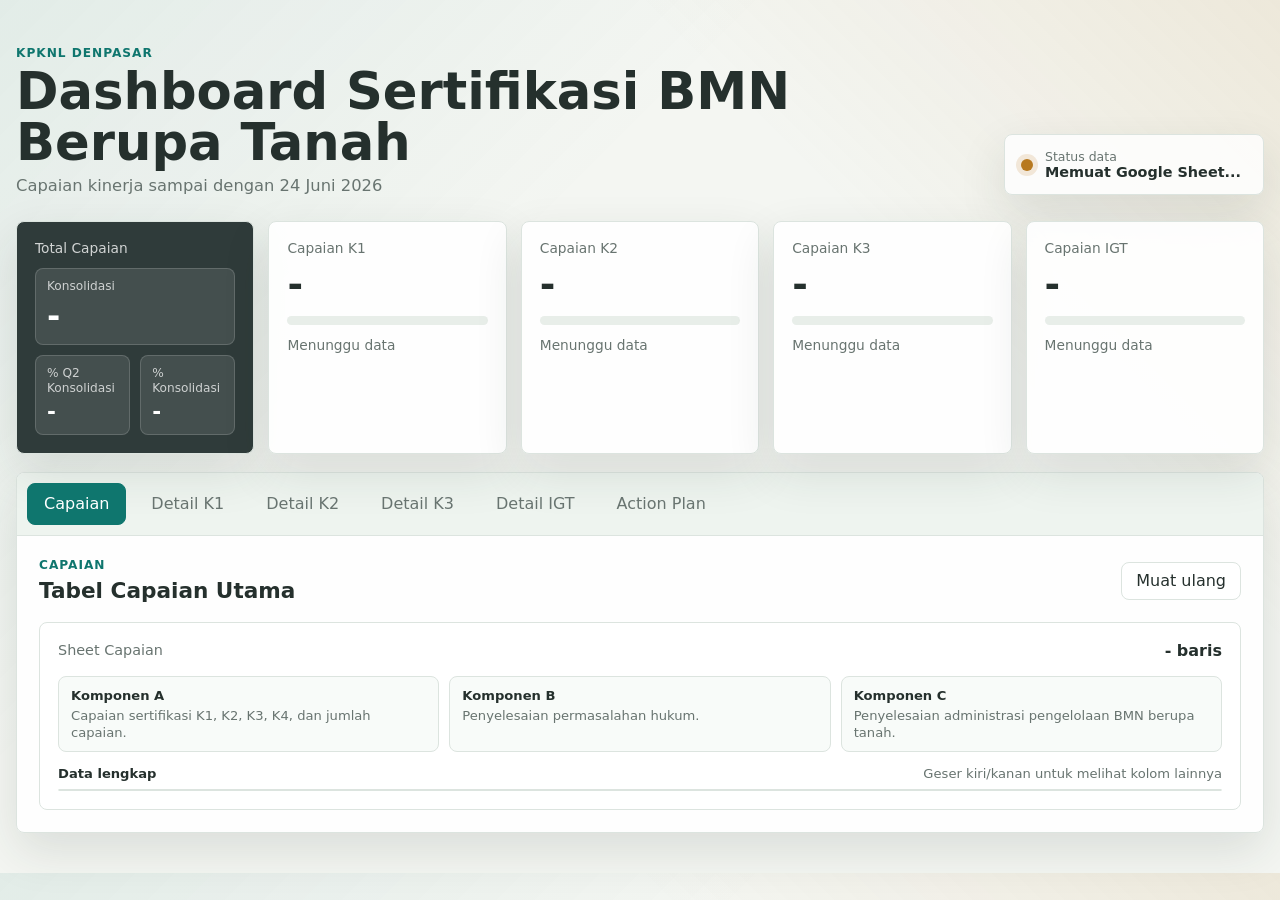
<file: sertifikasi-2026/index.html>
<!doctype html>
<html lang="id">
  <head>
    <meta charset="utf-8" />
    <meta name="viewport" content="width=device-width, initial-scale=1" />
    <meta http-equiv="Cache-Control" content="no-store" />
    <meta http-equiv="Pragma" content="no-cache" />
    <meta http-equiv="Expires" content="0" />
    <title>Dashboard Sertifikasi BMN KPKNL Denpasar</title>
    <link rel="stylesheet" href="styles.css?v=20260624-5" />
  </head>
  <body>
    <div class="app-shell">
      <header class="topbar">
        <div>
          <p class="eyebrow">KPKNL Denpasar</p>
          <h1>Dashboard Sertifikasi BMN Berupa Tanah</h1>
          <p class="subtitle">Capaian kinerja sampai dengan 24 Juni 2026</p>
        </div>
        <div class="sync-panel" aria-live="polite">
          <span class="sync-dot" id="syncDot"></span>
          <div>
            <span class="sync-label">Status data</span>
            <strong id="lastUpdated">Memuat Google Sheet...</strong>
          </div>
        </div>
      </header>

      <main>
        <section class="summary-grid" aria-label="Ringkasan target">
          <article class="kpi-card kpi-overview">
            <span class="kpi-label">Total Capaian</span>
            <div class="kpi-consolidation" aria-label="Ringkasan konsolidasi">
              <div class="kpi-consolidation-main">
                <span>Konsolidasi</span>
                <strong id="totalTarget">-</strong>
              </div>
              <div>
                <span>% Q2 Konsolidasi</span>
                <strong id="totalQ2Consolidation">-</strong>
              </div>
              <div>
                <span>% Konsolidasi</span>
                <strong id="totalConsolidationPct">-</strong>
              </div>
            </div>
          </article>
          <article class="kpi-card">
            <span class="kpi-label">Capaian K1</span>
            <strong id="kpiK1Total">-</strong>
            <div class="progress-track"><span id="kpiK1Bar"></span></div>
            <span class="kpi-note" id="kpiK1Note">Menunggu data</span>
          </article>
          <article class="kpi-card">
            <span class="kpi-label">Capaian K2</span>
            <strong id="kpiK2Total">-</strong>
            <div class="progress-track"><span id="kpiK2Bar"></span></div>
            <span class="kpi-note" id="kpiK2Note">Menunggu data</span>
          </article>
          <article class="kpi-card">
            <span class="kpi-label">Capaian K3</span>
            <strong id="kpiK3Total">-</strong>
            <div class="progress-track"><span id="kpiK3Bar"></span></div>
            <span class="kpi-note" id="kpiK3Note">Menunggu data</span>
          </article>
          <article class="kpi-card">
            <span class="kpi-label">Capaian IGT</span>
            <strong id="kpiIgtTotal">-</strong>
            <div class="progress-track"><span id="kpiIgtBar"></span></div>
            <span class="kpi-note" id="kpiIgtNote">Menunggu data</span>
          </article>
        </section>

        <section class="workspace">
          <nav class="tabs" aria-label="Menu dashboard">
            <button class="tab-button active" type="button" data-tab="overview">Capaian</button>
            <button class="tab-button" type="button" data-tab="k1">Detail K1</button>
            <button class="tab-button" type="button" data-tab="k2">Detail K2</button>
            <button class="tab-button" type="button" data-tab="k3">Detail K3</button>
            <button class="tab-button" type="button" data-tab="igt">Detail IGT</button>
            <button class="tab-button" type="button" data-tab="actionplan">Action Plan</button>
          </nav>

          <section class="tab-panel active" id="panel-overview" aria-labelledby="Capaian">
            <div class="panel-heading">
              <div>
                <p class="section-kicker">Capaian</p>
                <h2>Tabel Capaian Utama</h2>
              </div>
              <button class="ghost-button" type="button" id="refreshButton">Muat ulang</button>
            </div>
            <div id="errorBox" class="error-box" hidden></div>
            <div class="overview-sheet-layout">
              <div class="overview-panel">
                <div class="chart-title">
                  <span>Sheet Capaian</span>
                  <strong id="overviewCount">- baris</strong>
                </div>
                <div class="component-legend" aria-label="Keterangan komponen capaian">
                  <span><strong>Komponen A</strong> Capaian sertifikasi K1, K2, K3, K4, dan jumlah capaian.</span>
                  <span><strong>Komponen B</strong> Penyelesaian permasalahan hukum.</span>
                  <span><strong>Komponen C</strong> Penyelesaian administrasi pengelolaan BMN berupa tanah.</span>
                </div>
                <div class="table-caption">
                  <span>Data lengkap</span>
                  <span>Geser kiri/kanan untuk melihat kolom lainnya</span>
                </div>
                <div class="table-wrap overview-scroll" tabindex="0" aria-label="Data lengkap sheet Capaian">
                  <table id="overviewTable"></table>
                </div>
              </div>
            </div>
          </section>

          <section class="tab-panel" id="panel-k1">
            <div class="panel-heading">
              <div>
                <p class="section-kicker">Target K1</p>
                <h2>Detail Bidang Tanah</h2>
              </div>
              <div class="table-tools">
                <input id="searchK1" type="search" placeholder="Cari data K1" aria-label="Cari data K1" />
                <span id="countK1" class="row-count">0 baris</span>
              </div>
            </div>
            <div class="table-wrap">
              <table id="tableK1"></table>
            </div>
          </section>

          <section class="tab-panel" id="panel-k2">
            <div class="panel-heading">
              <div>
                <p class="section-kicker">Target K2</p>
                <h2>Detail Bidang Tanah</h2>
              </div>
              <div class="table-tools">
                <input id="searchK2" type="search" placeholder="Cari data K2" aria-label="Cari data K2" />
                <span id="countK2" class="row-count">0 baris</span>
              </div>
            </div>
            <div class="table-wrap">
              <table id="tableK2"></table>
            </div>
          </section>

          <section class="tab-panel" id="panel-k3">
            <div class="panel-heading">
              <div>
                <p class="section-kicker">Target K3</p>
                <h2>Permasalahan dan Detail Bidang Tanah</h2>
              </div>
              <div class="table-tools">
                <input id="searchK3" type="search" placeholder="Cari data K3" aria-label="Cari data K3" />
                <span id="countK3" class="row-count">0 baris</span>
              </div>
            </div>
            <div class="k3-layout">
              <aside class="pivot-panel" aria-label="Filter permasalahan K3">
                <div class="pivot-head">
                  <div>
                    <span class="section-kicker">Pivot K3</span>
                    <h3>Permasalahan K3 2025</h3>
                  </div>
                  <button class="text-button" type="button" id="clearK3Filter">Semua</button>
                </div>
                <div id="k3PivotList" class="pivot-list"></div>
              </aside>
              <div class="table-wrap">
                <table id="tableK3"></table>
              </div>
            </div>
          </section>

          <section class="tab-panel" id="panel-igt">
            <div class="panel-heading">
              <div>
                <p class="section-kicker">Target IGT</p>
                <h2>Detail Bidang Tanah</h2>
              </div>
              <div class="table-tools">
                <input id="searchIGT" type="search" placeholder="Cari data IGT" aria-label="Cari data IGT" />
                <span id="countIGT" class="row-count">0 baris</span>
              </div>
            </div>
            <div class="table-wrap">
              <table id="tableIGT"></table>
            </div>
          </section>

          <section class="tab-panel" id="panel-actionplan">
            <div class="panel-heading">
              <div>
                <p class="section-kicker">Target Action Plan</p>
                <h2>Rencana Tindak Lanjut</h2>
              </div>
              <div class="table-tools">
                <input id="searchActionPlan" type="search" placeholder="Cari data Action Plan" aria-label="Cari data Action Plan" />
                <span id="countActionPlan" class="row-count">0 baris</span>
              </div>
            </div>
            <div class="table-wrap">
              <table id="tableActionPlan"></table>
            </div>
          </section>
        </section>
      </main>
    </div>

    <script src="app.js?v=20260624-5"></script>
  </body>
</html>
</file>
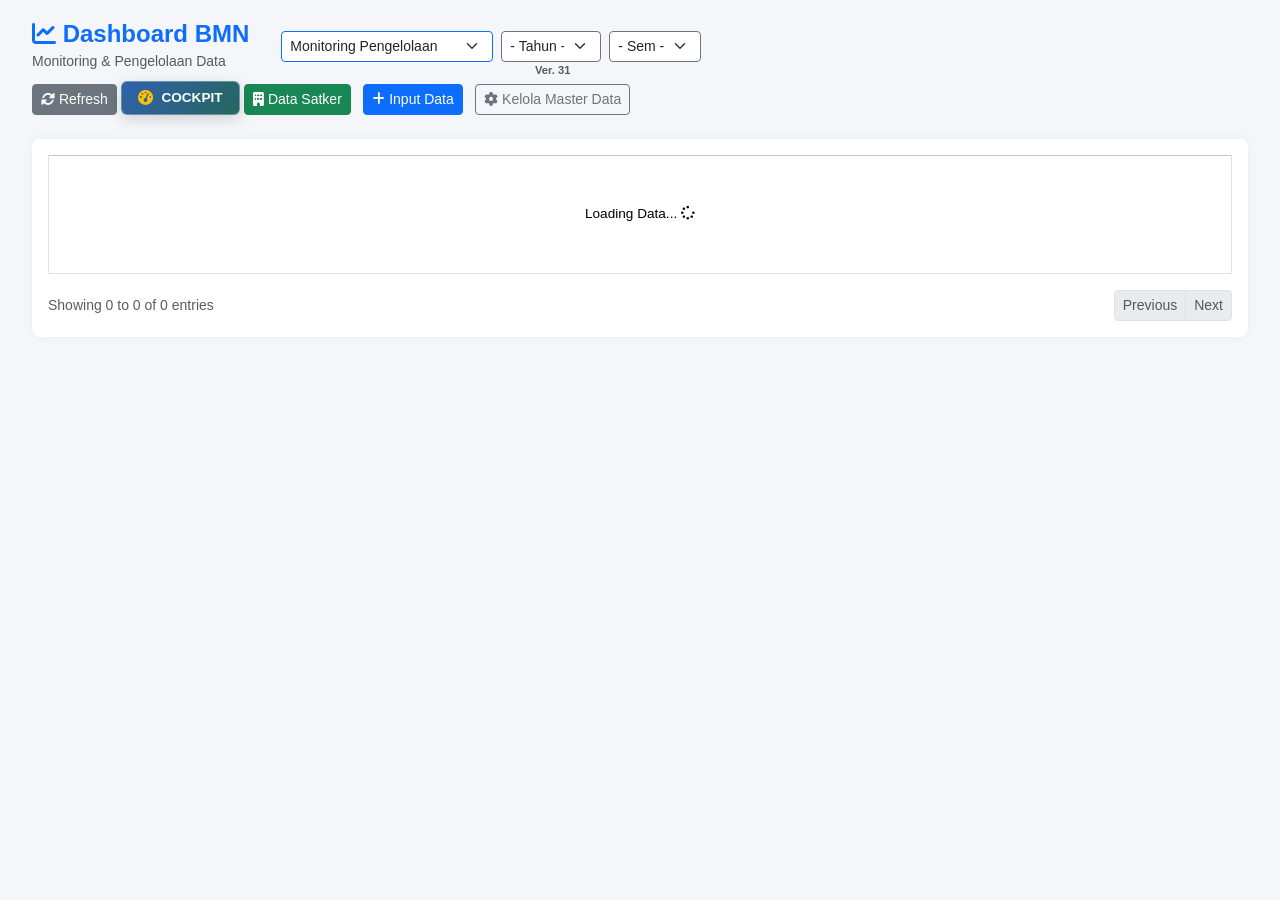
<file: List.html>
<!DOCTYPE html>
<html>
 <head>
   <base target="_top">
   <link href="https://cdn.jsdelivr.net/npm/bootstrap@5.3.0/dist/css/bootstrap.min.css" rel="stylesheet">
   <link rel="stylesheet" href="https://cdnjs.cloudflare.com/ajax/libs/font-awesome/6.0.0/css/all.min.css">
  
   <style>
     body { background-color: #f4f6f9; padding: 20px; font-family: sans-serif; }
     .card { border: none; border-radius: 8px; box-shadow: 0 0 10px rgba(0,0,0,0.05); }
     table { font-size: 0.85rem; }
    
     th, td { white-space: nowrap; vertical-align: middle; }
    
     /* Sticky Header */
     thead th {
       position: sticky; top: 0; background-color: #212529; color: white; z-index: 1020;
       box-shadow: 0 2px 2px -1px rgba(0, 0, 0, 0.4);
     }
     thead #filterRow th {
       top: 40px; background-color: #f8f9fa; color: #212529; z-index: 1019;
     }

     .filter-input { width: 100%; font-size: 0.75rem; padding: 4px; border: 1px solid #ced4da; border-radius: 3px; }
    
     /* --- PARTIAL GREEN ROW STYLE --- */
     .cell-green { background-color: #d1e7dd !important; }

     .cell-truncate { max-width: 250px; white-space: nowrap; overflow: hidden; text-overflow: ellipsis; display: block; }
    
     /* Edit Input Styles */
     .edit-input { width: 100%; padding: 4px; font-size: 0.8rem; border: 1px solid #0d6efd; border-radius: 3px; }
     .form-check-input { cursor: pointer; border: 2px solid #6c757d; }
     .form-check-input:checked { background-color: #198754; border-color: #198754; }

     .pagination { margin-bottom: 0; }
     .page-link { color: #212529; cursor: pointer; }
     .page-item.active .page-link { background-color: #0d6efd; border-color: #0d6efd; color: white; }

     /* --- SATKER SUGGESTIONS --- */
     .suggestion-list {
       position: absolute;
       background: white;
       border: 1px solid #ddd;
       border-radius: 4px;
       width: 90%;
       max-height: 200px;
       overflow-y: auto;
       z-index: 1055;
       list-style: none;
       padding: 0;
       margin-top: 2px;
       box-shadow: 0 4px 6px rgba(0,0,0,0.1);
       display: none;
     }
     .suggestion-item { padding: 8px 12px; cursor: pointer; border-bottom: 1px solid #eee; }
     .suggestion-item:hover { background-color: #e8f5e9; color: #1b5e20; }

     /* --- PREMIUM GLASS BUTTON --- */
     .btn-cockpit-glass-sm {
       background: linear-gradient(135deg, rgba(13, 71, 161, 0.85) 0%, rgba(0, 77, 64, 0.85) 100%);
       backdrop-filter: blur(8px); -webkit-backdrop-filter: blur(8px);
       border: 1px solid rgba(255, 255, 255, 0.3); color: white !important;
       font-weight: 700; font-size: 0.85rem; text-transform: uppercase;
       padding: 6px 16px; border-radius: 6px; transition: all 0.3s ease;
       box-shadow: 0 4px 15px rgba(0, 0, 0, 0.15); display: inline-flex; align-items: center; text-decoration: none;
     }
     .btn-cockpit-glass-sm:hover {
       background: linear-gradient(135deg, rgba(13, 71, 161, 1) 0%, rgba(27, 94, 32, 1) 100%);
       transform: translateY(-2px); box-shadow: 0 6px 20px rgba(13, 71, 161, 0.3); color: #ffffff !important;
     }
     .btn-cockpit-glass-sm i { font-size: 0.95rem; margin-right: 8px; color: #ffc107; }
   </style>
 </head>
 <body>
  
   <div class="container-fluid">
    
     <div class="d-flex justify-content-between align-items-center mb-4 flex-wrap gap-2">
       <div class="d-flex align-items-center gap-3">
         <div>
           <h4 class="text-primary fw-bold m-0"><i class="fas fa-chart-line"></i> Dashboard BMN</h4>
           <small class="text-muted">Monitoring & Pengelolaan Data</small>
         </div>
         
         <div class="ms-3 d-flex gap-2">
           <select id="sheetSelector" class="form-select form-select-sm border-primary" onchange="loadData()">
             <option value="monitoring_pengelolaan" selected>Monitoring Pengelolaan</option>
             <option value="monitoring_psp">Monitoring PSP</option>
             <option value="monitoring_evakin">Monitoring Evakin</option>
           </select>

           <select id="yearFilter" class="form-select form-select-sm border-secondary" style="width: 100px;" onchange="filterData()">
             <option value="">- Tahun -</option>
           </select>

           <select id="semesterFilter" class="form-select form-select-sm border-secondary" style="width: 110px;" onchange="filterData()">
             <option value="">- Sem -</option>
             <option value="1">Sem I</option>
             <option value="2">Sem II</option>
           </select>
         </div>
       </div>

       <div>
         <button class="btn btn-secondary btn-sm" onclick="loadData()">
           <i class="fas fa-sync-alt"></i> Refresh
         </button>
         <a href="<?= getScriptUrl() ?>?page=dashboard" class="btn-cockpit-glass-sm">
           <i class="fas fa-tachometer-alt"></i> Cockpit
         </a>
         <button class="btn btn-success btn-sm me-2" onclick="openSatkerModal()">
           <i class="fas fa-building"></i> Data Satker
         </button>
        
         <a href="<?!= getScriptUrl() ?>?page=form" class="btn btn-primary btn-sm"><i class="fas fa-plus"></i> Input Data</a>
         
         <div class="position-relative d-inline-block ms-2">
            <span class="position-absolute w-100 text-center text-muted" 
                  style="top: -22px; font-size: 0.7rem; font-weight: bold; pointer-events: none;">
                Ver. 31
            </span>
            <a href="<?!= getScriptUrl() ?>?page=manage" class="btn btn-outline-secondary btn-sm">
                <i class="fas fa-cog"></i> Kelola Master Data
            </a>
        </div>
       </div>
     </div>


     <div class="card p-3">
       <div class="table-responsive" style="max-height: 75vh; overflow-y: auto;">
         <table class="table table-bordered table-hover mb-0" id="dashboardTable">
           <thead class="table-dark">
             <tr id="headerRow"></tr>
             <tr id="filterRow" class="table-light"></tr>
           </thead>
           <tbody id="tableBody">
             <tr><td colspan="100%" class="text-center p-5">Loading Data... <i class="fas fa-spinner fa-spin"></i></td></tr>
           </tbody>
         </table>
       </div>
       <div class="d-flex justify-content-between align-items-center mt-3">
         <div id="pageInfo" class="text-muted small">Showing 0 to 0 of 0 entries</div>
         <nav><ul class="pagination pagination-sm" id="paginationControls"></ul></nav>
       </div>
     </div>
   </div>

   <div class="modal fade" id="satkerModal" tabindex="-1" aria-hidden="true">
     <div class="modal-dialog modal-lg">
       <div class="modal-content">
         <div class="modal-header bg-success text-white">
           <h5 class="modal-title"><i class="fas fa-edit me-2"></i>Update Data Satker</h5>
           <button type="button" class="btn-close btn-close-white" data-bs-dismiss="modal"></button>
         </div>
         <div class="modal-body">
          
           <div class="card bg-light mb-3">
             <div class="card-body p-3">
               <h6 class="card-title text-success mb-3">Cari Satker</h6>
               <div class="row g-3">
                 <div class="col-md-4">
                   <input type="text" id="searchKode" class="form-control" placeholder="Kode Satker" oninput="handleCodeSearch(this)">
                 </div>
                 <div class="col-md-8 position-relative">
                   <input type="text" id="searchNama" class="form-control" placeholder="Ketik Nama Satker (Min. 3 huruf)..." oninput="handleNameSearch(this)">
                   <ul id="satkerSuggestions" class="suggestion-list"></ul>
                 </div>
               </div>
             </div>
           </div>

           <form id="satkerForm" onsubmit="saveSatkerData(event)" style="display:none;">
             <input type="hidden" name="editKodeSatker" id="editKodeSatker">
             <input type="hidden" name="editNamaSatker" id="editNamaSatker">
             <div class="mb-3">
               <label class="form-label fw-bold">Kementerian / Lembaga</label>
               <input type="text" name="editKL" id="editKL" class="form-control">
             </div>
             <div class="mb-3">
               <label class="form-label fw-bold">Pimpinan K/L</label>
               <input type="text" name="editPimpinan" id="editPimpinan" class="form-control">
             </div>
             <div class="mb-3">
               <label class="form-label fw-bold">Pimpinan Satuan Kerja</label>
               <input type="text" name="editPimpinanSatker" id="editPimpinanSatker" class="form-control">
             </div>
             <div class="mb-3">
               <label class="form-label fw-bold">Alamat Satker</label>
               <textarea name="editAlamat" id="editAlamat" class="form-control" rows="2"></textarea>
             </div>
             <div class="row">
               <div class="col-md-6 mb-3">
                 <label class="form-label fw-bold">Nama PIC</label>
                 <input type="text" name="editPic" id="editPic" class="form-control">
               </div>
               <div class="col-md-6 mb-3">
                 <label class="form-label fw-bold">No. Telpon / WA</label>
                 <div class="input-group">
                   <span class="input-group-text"><i class="fab fa-whatsapp"></i></span>
                   <input type="text" name="editTelp" id="editTelp" class="form-control" placeholder="628xxx...">
                 </div>
               </div>
             </div>
             <div class="d-flex justify-content-between mt-4 pt-3 border-top">
               <div>
                 <button type="button" class="btn btn-outline-secondary" onclick="clearSatkerForm()">
                   <i class="fas fa-eraser me-1"></i> Clear
                 </button>
                 <button type="button" class="btn btn-success ms-2" onclick="contactWA()">
                   <i class="fab fa-whatsapp me-1"></i> Hubungi WA
                 </button>
               </div>
               <button type="submit" class="btn btn-primary px-4">
                 <i class="fas fa-save me-1"></i> Simpan Perubahan
               </button>
             </div>
           </form>

           <div id="satkerLoading" class="text-center py-5" style="display:none;">
             <div class="spinner-border text-success" role="status"></div>
             <p class="mt-2 text-muted">Mengambil data...</p>
           </div>
         </div>
       </div>
     </div>
   </div>

   <div class="modal fade" id="checklistPreviewModal" tabindex="-1" aria-hidden="true">
    <div class="modal-dialog">
      <div class="modal-content">
        <div class="modal-header bg-teal text-white" style="background-color: #20c997;">
          <h5 class="modal-title"><i class="fas fa-tasks me-2"></i>Preview Checklist</h5>
          <button type="button" class="btn-close btn-close-white" data-bs-dismiss="modal"></button>
        </div>
        <div class="modal-body">
          <input type="hidden" id="checklistRowIndex">
          <h6 class="fw-bold text-success mb-2">Dokumen Terlampir:</h6>
          <ul id="previewList" class="list-group list-group-flush mb-3"></ul>
          <h6 class="fw-bold text-secondary border-top pt-2">Catatan Tambahan:</h6>
          <textarea id="previewNotes" class="form-control form-control-sm" rows="3" readonly></textarea>
        </div>
        <div class="modal-footer">
          <button type="button" class="btn btn-outline-secondary btn-sm me-auto" onclick="copyChecklistToClipboard()">
            <i class="fas fa-copy me-1"></i> Salin
          </button>
          <button type="button" class="btn btn-secondary btn-sm" data-bs-dismiss="modal">Tutup</button>
        </div>
      </div>
    </div>
   </div>

   <script src="https://cdn.jsdelivr.net/npm/bootstrap@5.3.0/dist/js/bootstrap.bundle.min.js"></script>
   <script>
     // --- GLOBAL VARIABLES ---
     var allData = [];
     var filteredData = [];
     var globalHeaders = [];
     var currentPage = 1;
     var rowsPerPage = 100;
     var currentRowBeingEdited = null;
     var originalHTML = "";
     var satkerLookupList = [];

     window.onload = function() { loadData(); };

     // ==========================================
     //        DATA LOADING & RENDERING
     // ==========================================
     function loadData() {
       allData = []; filteredData = []; currentPage = 1;
       updatePaginationControls();
       document.getElementById("tableBody").innerHTML = `<tr><td colspan="100%" class="text-center p-5">Loading Data... <i class="fas fa-spinner fa-spin"></i></td></tr>`;
       var selectedSheet = document.getElementById("sheetSelector").value;
       google.script.run.withSuccessHandler(initialRender).getData(selectedSheet);
     }

     function initialRender(data) {
       if (typeof data === 'string') {
          document.getElementById("tableBody").innerHTML = `<tr><td colspan="100%" class="text-center text-danger p-5">${data}</td></tr>`; return;
       }
       if (!data || data.length === 0) {
         document.getElementById("tableBody").innerHTML = `<tr><td colspan="100%" class="text-center p-5">Data Empty</td></tr>`; return;
       }

       globalHeaders = data[0];
       allData = [];
       // Start from 1 to skip Header row in Sheet
       for (var i = 1; i < data.length; i++) {
         allData.push({ values: data[i], sheetRow: i + 1, originalRowIndex: i + 1 });
       }
       filteredData = allData;
       renderHeader(globalHeaders);
       populateDynamicYears(); // <--- NEW: Populate Date Filter
       renderTableBody();
     }

     function populateDynamicYears() {
        var sheetSelector = document.getElementById("sheetSelector");
        var currentSheet = sheetSelector.value;
        var yearSelect = document.getElementById("yearFilter");
        
        // Determine Date Column Index (0-based)
        // Pengelolaan & PSP = Col C (Index 2)
        // Evakin = Col F (Index 5)
        var dateColIndex = (currentSheet === "monitoring_evakin") ? 5 : 2;

        var uniqueYears = new Set();
        allData.forEach(function(rowObj) {
            var cellVal = rowObj.values[dateColIndex];
            if (cellVal) {
                var d = null;
                if (cellVal instanceof Date) d = cellVal;
                else if (typeof cellVal === 'string' && cellVal.match(/^\d{4}-\d{2}-\d{2}/)) d = new Date(cellVal);
                
                if (d && !isNaN(d.getTime())) uniqueYears.add(d.getFullYear());
            }
        });

        var sortedYears = Array.from(uniqueYears).sort((a, b) => b - a);
        var currentSelection = yearSelect.value;
        
        yearSelect.innerHTML = '<option value="">- Tahun -</option>';
        sortedYears.forEach(y => { yearSelect.innerHTML += `<option value="${y}">${y}</option>`; });
        
        if (currentSelection && sortedYears.includes(Number(currentSelection))) yearSelect.value = currentSelection;
     }

     function renderHeader(headers) {
       var headerRow = document.getElementById("headerRow");
       var filterRow = document.getElementById("filterRow");
       headerRow.innerHTML = `<th style="width: 50px;">No</th>`;
       filterRow.innerHTML = `<th></th>`;

       for (var h = 1; h < headers.length; h++) {
         headerRow.innerHTML += `<th>${headers[h]}</th>`;
         filterRow.innerHTML += `<th><input type="text" class="filter-input" placeholder="Search..." onkeyup="filterData()"></th>`;
       }
       headerRow.innerHTML += `<th class="text-center" style="width: 100px;">Action</th>`;
       filterRow.innerHTML += `<th></th>`;
     }

     function renderTableBody() {
       var tbody = document.getElementById("tableBody");
       tbody.innerHTML = "";
       if (filteredData.length === 0) {
         tbody.innerHTML = `<tr><td colspan="100%" class="text-center">No matching records found</td></tr>`;
         updatePaginationControls(); return;
       }

       var startIndex = (currentPage - 1) * rowsPerPage;
       var endIndex = Math.min(startIndex + rowsPerPage, filteredData.length);
       var pageData = filteredData.slice(startIndex, endIndex);
       var currentSheet = document.getElementById("sheetSelector").value;

       // Setup for Tinjut Highlight
       var tinjutHeaderIndex = -1;
       if (currentSheet === "monitoring_pengelolaan") {
           for(var i=1; i<globalHeaders.length; i++) {
               if(globalHeaders[i].toString().toLowerCase().includes("status tinjut")) { tinjutHeaderIndex = i; break; }
           }
       }

       pageData.forEach((rowObj, index) => {
         var row = rowObj.values;
         var rowIndex = rowObj.sheetRow;
         var tr = document.createElement("tr");
         var displayNum = startIndex + index + 1;

         // Row Completion Logic (Green)
         var isRowCompleted = false;
         if (currentSheet === "monitoring_evakin") {
            if (row[9] && String(row[9]).trim() !== "" && row[10] && String(row[10]).trim() !== "") isRowCompleted = true;
         } else if (tinjutHeaderIndex !== -1) {
             var val = String(row[tinjutHeaderIndex] || "").trim().toUpperCase();
             if (val === "V") isRowCompleted = true;
         }

         var greenClass = isRowCompleted ? "cell-green" : "";
         tr.innerHTML += `<td class="text-center fw-bold ${greenClass}">${displayNum}</td>`;

         for (var c = 1; c < row.length; c++) {
            var cellVal = row[c];
            var lowerHeader = globalHeaders[c] ? globalHeaders[c].toString().toLowerCase() : "";
            var displayVal = cellVal;
            var cellGreenClass = "";
            
            if (currentSheet === "monitoring_evakin" && isRowCompleted) cellGreenClass = "cell-green";
            else if (currentSheet === "monitoring_pengelolaan" && isRowCompleted && tinjutHeaderIndex !== -1 && c <= tinjutHeaderIndex) cellGreenClass = "cell-green";

            if (lowerHeader.includes("status tinjut")) {
               var isChecked = (String(cellVal).trim().toUpperCase() === "V");
               displayVal = isChecked ? `<span class="badge bg-success">Selesai</span>` : `<span class="text-muted">-</span>`;
               tr.innerHTML += `<td class="tinjut-cell ${cellGreenClass}" data-val="${cellVal}">${displayVal}</td>`;
            } else if (lowerHeader.includes("setoran pnbp")) {
               var num = Number(String(cellVal).replace(/[^0-9]/g, ""));
               var fmt = (!isNaN(num) && cellVal !== "") ? "Rp " + num.toLocaleString('id-ID') : "Rp 0";
               tr.innerHTML += `<td class="pnbp-cell ${cellGreenClass}" data-val="${num}">${fmt}</td>`;
            } else if (cellVal && (typeof cellVal === 'string' && cellVal.match(/^\d{4}-\d{2}-\d{2}/) || cellVal instanceof Date)) {
               var d = (cellVal instanceof Date) ? cellVal : new Date(cellVal);
               var dateStr = (!isNaN(d)) ? `${String(d.getDate()).padStart(2,'0')}/${String(d.getMonth()+1).padStart(2,'0')}/${d.getFullYear()}` : cellVal;
               tr.innerHTML += `<td class="${cellGreenClass}">${dateStr}</td>`;
            } else if (lowerHeader.includes("nilai") && cellVal) {
               var num = Number(cellVal);
               if (!isNaN(num)) displayVal = "Rp " + num.toLocaleString('id-ID');
               tr.innerHTML += `<td class="${cellGreenClass}">${displayVal}</td>`;
            } else if ((lowerHeader.includes("link") || lowerHeader.includes("sharepoint")) && cellVal) {
               displayVal = String(cellVal).startsWith("http") ? `<a href="${cellVal}" target="_blank"><i class="fas fa-external-link-alt"></i> Link</a>` : cellVal;
               tr.innerHTML += `<td class="${cellGreenClass}"><div class="cell-truncate" title="${cellVal}">${displayVal}</div></td>`;
            } else {
               tr.innerHTML += `<td class="${cellGreenClass}">${cellVal}</td>`;
            }
         }

         // Action Buttons
         var deleteBtn = "";
         if (currentSheet === "monitoring_evakin") {
            deleteBtn = `<button class="btn btn-danger btn-sm ms-1 btn-delete" onclick="deleteEvakinData(this, ${rowIndex})" title="Delete"><i class="fas fa-trash"></i></button>`;
         }
         
         // Checklist Button (if needed for viewing)
         var checklistBtn = "";
         // Column 17 (Index 17) usually holds JSON in Manage, here we check index 17
         if (row[17] && String(row[17]).trim().startsWith("{")) {
            checklistBtn = `<button class="btn btn-secondary btn-sm ms-1" onclick="viewChecklist('${encodeURIComponent(row[17])}', ${rowIndex})" title="View Checklist"><i class="fas fa-list"></i></button>`;
         }

         tr.innerHTML += `
           <td class="text-center ${greenClass}" style="white-space:nowrap;">
             <button class="btn btn-warning btn-sm btn-edit" onclick="editRow(this, ${rowIndex})" title="Edit"><i class="fas fa-pen"></i></button>
             ${deleteBtn}
             ${checklistBtn}
             <div class="action-buttons d-none">
               <button class="btn btn-success btn-sm me-1" onclick="saveRow(this, ${rowIndex})" title="Save"><i class="fas fa-check"></i></button>
               <button class="btn btn-secondary btn-sm" onclick="cancelEdit(this)" title="Cancel"><i class="fas fa-times"></i></button>
             </div>
           </td>`;
         tbody.appendChild(tr);
       });
       updatePaginationControls();
     }

     // ==========================================
     //        FILTERING (TEXT + YEAR/SEM)
     // ==========================================
     // 1. HELPER: ROBUST DATE PARSER (Handles Text & Date Objects)
     function parseAnyDate(value) {
       if (!value) return null;
       
       // If it's already a Date object (from Google Sheets)
       if (value instanceof Date) return value;
       
       var str = String(value).trim();
       
       // Handle ISO Format (YYYY-MM-DD)
       if (str.match(/^\d{4}-\d{2}-\d{2}/)) {
         return new Date(str);
       }
       
       // Handle Indonesian/Excel Text Format (DD/MM/YYYY or DD-MM-YYYY)
       // Example: "25/12/2024" or "25-12-2024"
       if (str.match(/^\d{1,2}[\/\-]\d{1,2}[\/\-]\d{4}/)) {
         var parts = str.split(/[\/\-]/); // Split by / or -
         var day = parseInt(parts[0], 10);
         var month = parseInt(parts[1], 10) - 1; // JS months are 0-11
         var year = parseInt(parts[2], 10);
         var d = new Date(year, month, day);
         if (!isNaN(d.getTime())) return d;
       }
       
       return null;
     }

     // 2. UPDATED POPULATE FUNCTION
     function populateDynamicYears() {
        var sheetSelector = document.getElementById("sheetSelector");
        var currentSheet = sheetSelector.value;
        var yearSelect = document.getElementById("yearFilter");
        
        // Evakin = Col F (Index 5), Others = Col C (Index 2)
        var dateColIndex = (currentSheet === "monitoring_evakin") ? 5 : 2;

        var uniqueYears = new Set();
        
        allData.forEach(function(rowObj) {
            var cellVal = rowObj.values[dateColIndex];
            // Use the new robust parser
            var d = parseAnyDate(cellVal);
            
            if (d && !isNaN(d.getTime())) {
              uniqueYears.add(d.getFullYear());
            }
        });

        var sortedYears = Array.from(uniqueYears).sort((a, b) => b - a);
        var currentSelection = yearSelect.value;
        
        yearSelect.innerHTML = '<option value="">- Tahun -</option>';
        sortedYears.forEach(y => { yearSelect.innerHTML += `<option value="${y}">${y}</option>`; });
        
        // Restore selection if valid
        if (currentSelection && sortedYears.includes(Number(currentSelection))) {
            yearSelect.value = currentSelection;
        }
     }

     // 3. UPDATED FILTER FUNCTION
     function filterData() {
       var inputs = document.getElementsByClassName("filter-input");
       var textFilters = [];
       // We push Uppercase values to array
       for(var i=0; i<inputs.length; i++) textFilters.push(inputs[i].value.toUpperCase());
       
       var yearVal = document.getElementById("yearFilter").value;
       var semVal = document.getElementById("semesterFilter").value;
       var currentSheet = document.getElementById("sheetSelector").value;
       
       var dateColIndex = (currentSheet === "monitoring_evakin") ? 5 : 2;

       filteredData = allData.filter(function(rowObj) {
          var row = rowObj.values;
          
          // A. Text Search Filter
          for (var c = 1; c < row.length; c++) {
             var f = textFilters[c-1]; // Get filter value for this column
             
             if (f) {
                 var cellData = String(row[c]).toUpperCase();

                 // --- MODIFIED LOGIC START ---
                 // Specific Rule: Monitoring PSP + Column H (Index 7) = EXACT MATCH
                 if (currentSheet === "monitoring_psp" && c === 7) {
                     // We trim both sides to ensure clean comparison
                     if (cellData.trim() !== f.trim()) return false;
                 } 
                 // Default Rule: All other columns/sheets = PARTIAL MATCH (Contains)
                 else {
                     if (cellData.indexOf(f) === -1) return false;
                 }
                 // --- MODIFIED LOGIC END ---
             }
          }

          // B. Date Filter (Year/Semester) - (UNCHANGED)
          if (yearVal || semVal) {
             var cellValue = row[dateColIndex];
             var d = parseAnyDate(cellValue);
             
             if (!d) return false;

             var rowYear = d.getFullYear().toString();
             var rowMonth = d.getMonth(); 

             if (yearVal && rowYear !== yearVal) return false;
             
             if (semVal) {
                // Sem 1: Jan(0) - Jun(5)
                if (semVal === "1" && rowMonth > 5) return false;
                // Sem 2: Jul(6) - Dec(11)
                if (semVal === "2" && rowMonth <= 5) return false;
             }
          }
          return true;
       });
       
       currentPage = 1; 
       renderTableBody();
     }

     // ==========================================
     //        EDIT / SAVE / DELETE ROW
     // ==========================================
     function editRow(btn, rowIndex) {
       if (currentRowBeingEdited) cancelEdit(currentRowBeingEdited.querySelector('.btn-secondary'));
       var tr = btn.closest("tr");
       currentRowBeingEdited = tr;
       originalHTML = tr.innerHTML;
       tr.querySelector('.btn-edit').classList.add('d-none');
       var delBtn = tr.querySelector('.btn-delete'); if(delBtn) delBtn.classList.add('d-none');
       tr.querySelector('.action-buttons').classList.remove('d-none');
       
       var currentSheet = document.getElementById("sheetSelector").value;

       // --- 1. EVAKIN LOGIC ---
       if (currentSheet === "monitoring_evakin") {
           var cellNo = tr.cells[9]; var cellTgl = tr.cells[10];
           var oldNo = cellNo.innerText.trim(); if(oldNo === "-") oldNo = "";
           cellNo.innerHTML = `<input type="text" id="edit-no-tinjut-${rowIndex}" class="form-control form-control-sm" value="${oldNo}">`;
           
           var oldTgl = cellTgl.innerText.trim(); var iso = "";
           if(oldTgl.includes("/")) { var p = oldTgl.split("/"); iso = `${p[2]}-${p[1]}-${p[0]}`; }
           cellTgl.innerHTML = `<input type="date" id="edit-tgl-tinjut-${rowIndex}" class="form-control form-control-sm" value="${iso}">`;
       } 
       // --- 2. PSP & PENGELOLAAN LOGIC ---
       else {
           // A. Edit PNBP
           var pnbpTd = tr.querySelector('.pnbp-cell');
           if (pnbpTd) {
               var oldVal = pnbpTd.getAttribute('data-val');
               var display = (oldVal == 0 || isNaN(oldVal)) ? "" : oldVal;
               if(display) display = "Rp " + Number(display).toLocaleString('id-ID');
               pnbpTd.innerHTML = `<input type="text" class="edit-input" id="edit-pnbp-${rowIndex}" value="${display}" placeholder="Rp 0" onkeyup="formatRupiah(this)">`;
           }
           
           // B. Edit Tinjut
           var tinjutTd = tr.querySelector('.tinjut-cell');
           if (tinjutTd) {
               var isChecked = (String(tinjutTd.getAttribute('data-val')).trim().toUpperCase() === "V");
               tinjutTd.innerHTML = `<div class="d-flex justify-content-center"><input type="checkbox" class="form-check-input" id="edit-tinjut-${rowIndex}" ${isChecked ? "checked" : ""}></div>`;
           }

           // C. NEW: Edit Column O (Jmlh NUP) ONLY for PSP + Specific Condition
           if (currentSheet === "monitoring_psp") {
               // Column H = Index 7 ("Jenis BMN")
               // Column O = Index 14 ("Jmlh NUP TB")
               var cellJenis = tr.cells[7];
               var cellNup = tr.cells[14];

               if (cellJenis && cellNup) {
                   var jenisText = cellJenis.innerText.trim().toLowerCase();
                   
                   // Strict check for "tanah dan/atau bangunan"
                   if (jenisText === "tanah dan/atau bangunan") {
                       var oldNup = cellNup.innerText.trim();
                       cellNup.innerHTML = `<input type="number" class="form-control form-control-sm" id="edit-nup-${rowIndex}" value="${oldNup}" style="width: 80px;">`;
                   }
               }
           }
       }
     }
     function saveRow(btn, rowIndex) {
       var tr = btn.closest("tr");
       var sheetName = document.getElementById("sheetSelector").value;
       btn.innerHTML = '<i class="fas fa-spinner fa-spin"></i>';

       if (sheetName === "monitoring_evakin") {
           var no = document.getElementById(`edit-no-tinjut-${rowIndex}`).value;
           var tgl = document.getElementById(`edit-tgl-tinjut-${rowIndex}`).value;
           google.script.run.withSuccessHandler(res => {
               if(res === "Success") loadData(); else { alert(res); cancelEdit(btn); }
           }).updateEvakinRow(rowIndex, no, tgl);
       } else {
           var pnbp = document.getElementById(`edit-pnbp-${rowIndex}`);
           var tinjut = document.getElementById(`edit-tinjut-${rowIndex}`);
           // Get NUP Input (May be null if row wasn't editable)
           var nupInput = document.getElementById(`edit-nup-${rowIndex}`);

           var valPnbp = pnbp ? pnbp.value.replace(/[^0-9]/g, "") : "0";
           var valTinjut = (tinjut && tinjut.checked) ? "V" : "";
           
           // If input exists, get value. If not, send null (Backend ignores null)
           var valNup = nupInput ? nupInput.value : null;

           google.script.run.withSuccessHandler(res => {
               if(res === "Success") loadData(); else { alert(res); cancelEdit(btn); }
           }).updateDashboardRow(sheetName, rowIndex, valPnbp, valTinjut, valNup);
       }
     }
     function cancelEdit(btn) {
       if(currentRowBeingEdited) { currentRowBeingEdited.innerHTML = originalHTML; currentRowBeingEdited = null; }
     }

     function deleteEvakinData(btn, rowIndex) {
       if (!confirm("Hapus baris ini?")) return;
       var orig = btn.innerHTML; btn.innerHTML = '<i class="fas fa-spinner fa-spin"></i>'; btn.disabled = true;
       google.script.run.withSuccessHandler(res => {
         if (res === "Success") loadData(); else { alert(res); btn.innerHTML = orig; btn.disabled = false; }
       }).deleteEvakinRow(rowIndex);
     }

     // ==========================================
     //        SATKER MODAL LOGIC
     // ==========================================
     function openSatkerModal() {
       var myModal = new bootstrap.Modal(document.getElementById('satkerModal'));
       myModal.show();
       if (satkerLookupList.length === 0) {
         document.getElementById("searchNama").placeholder = "Memuat database...";
         google.script.run.withSuccessHandler(d => {
           satkerLookupList = d; document.getElementById("searchNama").placeholder = "Ketik Nama Satker...";
         }).getSatkerLookupList();
       }
     }

     function handleCodeSearch(input) {
       var val = input.value.trim();
       var list = document.getElementById("satkerSuggestions"); list.innerHTML = "";
       if (val.length < 2) { list.style.display = "none"; return; }
       var matches = satkerLookupList.filter(item => item.code.indexOf(val) !== -1);
       renderSuggestions(matches, list);
     }

     function handleNameSearch(input) {
       var val = input.value.toLowerCase();
       var list = document.getElementById("satkerSuggestions"); list.innerHTML = "";
       if (val.length < 3) { list.style.display = "none"; return; }
       var matches = satkerLookupList.filter(item => item.name.toLowerCase().includes(val));
       renderSuggestions(matches, list);
     }

     function renderSuggestions(matches, list) {
       if (matches.length > 0) {
         list.style.display = "block";
         matches.slice(0, 10).forEach(item => {
           var li = document.createElement("li"); li.className = "suggestion-item";
           li.innerHTML = `<strong>${item.code}</strong> - ${item.name}`;
           li.onclick = function() { selectSatker(item.code, item.name); };
           list.appendChild(li);
         });
       } else { list.style.display = "none"; }
     }

     function selectSatker(code, name) {
       document.getElementById("satkerSuggestions").style.display = "none";
       document.getElementById("searchNama").value = name;
       document.getElementById("searchKode").value = code;
       document.getElementById("satkerForm").style.display = "none";
       document.getElementById("satkerLoading").style.display = "block";
       google.script.run.withSuccessHandler(d => {
         document.getElementById("satkerLoading").style.display = "none";
         if (d.found) {
           document.getElementById("satkerForm").style.display = "block";
           document.getElementById("editKodeSatker").value = code;
           document.getElementById("editNamaSatker").value = name;
           document.getElementById("editKL").value = d.kl || "";
           document.getElementById("editPimpinan").value = d.pimpinanKl || "";
           document.getElementById("editPimpinanSatker").value = d.pimpinanSatker || "";
           document.getElementById("editAlamat").value = d.alamat || "";
           document.getElementById("editPic").value = d.pic || "";
           document.getElementById("editTelp").value = d.telp || "";
         } else { alert("Data satker tidak ditemukan."); }
       }).getSatkerDetails(code);
     }

     function clearSatkerForm() {
       document.getElementById("satkerForm").reset();
       document.getElementById("searchKode").value = "";
       document.getElementById("searchNama").value = "";
       document.getElementById("satkerForm").style.display = "none";
     }

     function saveSatkerData(e) {
       e.preventDefault();
       var form = document.getElementById("satkerForm");
       var btn = form.querySelector("button[type='submit']");
       var originalText = btn.innerHTML;
       btn.innerHTML = '<i class="fas fa-spinner fa-spin"></i> Saving...'; btn.disabled = true;
       google.script.run.withSuccessHandler(res => {
         alert(res); btn.innerHTML = originalText; btn.disabled = false;
       }).updateSatkerDetails(form);
     }

     function contactWA() {
       var phone = document.getElementById("editTelp").value;
       if (!phone) { alert("Nomor telepon kosong!"); return; }
       var clean = phone.replace(/\D/g, '');
       if (clean.startsWith("0")) clean = "62" + clean.substring(1);
       window.open("https://wa.me/" + clean, "_blank");
     }

     // ==========================================
     //        CHECKLIST LOGIC (VIEW ONLY)
     // ==========================================
     function viewChecklist(encodedJson, rowIndex) {
       try {
         var data = JSON.parse(decodeURIComponent(encodedJson));
         document.getElementById("checklistRowIndex").value = rowIndex;
         var listContainer = document.getElementById("previewList");
         listContainer.innerHTML = "";
         
         if (data.items && data.items.length > 0) {
           data.items.forEach(function(item) {
             var name = (typeof item === 'object') ? item.name : String(item);
             var isChecked = (typeof item === 'object') ? item.checked : true;
             
             var li = document.createElement("li");
             li.className = "list-group-item d-flex align-items-center border-0 px-0 mb-1";
             li.innerHTML = `
                 <div class="form-check me-2">
                   <input class="form-check-input modal-checklist-checkbox" type="checkbox" ${isChecked ? "checked" : ""} disabled>
                 </div>
                 <input type="text" class="form-control form-control-sm border-0 border-bottom modal-checklist-text flex-grow-1 bg-white" value="${name}" readonly>
             `;
             listContainer.appendChild(li);
           });
         } else {
             listContainer.innerHTML = "<li class='list-group-item'>- Tidak ada item -</li>";
         }
         document.getElementById("previewNotes").value = data.notes || "";
         var myModal = new bootstrap.Modal(document.getElementById('checklistPreviewModal'));
         myModal.show();
       } catch (e) { alert("Error reading checklist: " + e.message); }
     }

     function copyChecklistToClipboard() {
       var rowIndexInput = document.getElementById("checklistRowIndex");
       if (!rowIndexInput || !rowIndexInput.value) { alert("Error: Index tidak ditemukan."); return; }
       
       var sheetRow = parseInt(rowIndexInput.value);
       var rowObj = allData.find(item => item.originalRowIndex === sheetRow);
       if (!rowObj) { alert("Error: Data tidak ditemukan di memori."); return; }
       
       var val = rowObj.values;
       // Arrays are 0-indexed: Col F=5, H=7, M=12
       var kodeSatker = val[5] || "-"; 
       var jenis = val[7] || "-"; 
       var tiket = val[12] || "-";
       var satkerName = val[6] || "";

       var text = `*CHECKLIST PERSYARATAN DOKUMEN*\n-----------------------------------\n`;
       text += `*Jenis* : ${jenis}\n*No. Tiket SIMAN* : ${tiket}\n*Satker* : ${kodeSatker}\n`;
       if (satkerName) text += `          ${satkerName}\n`;
       text += `-----------------------------------\n`;

       var listItems = document.getElementById("previewList").querySelectorAll("li");
       if (listItems.length === 0) text += "(Kosong)\n";
       
       listItems.forEach(li => {
          var cb = li.querySelector(".modal-checklist-checkbox");
          var txt = li.querySelector(".modal-checklist-text");
          if(cb && txt) text += `${cb.checked ? "[v]" : "[ ]"} ${txt.value}\n`;
       });
       
       var notes = document.getElementById("previewNotes").value;
       if(notes) text += `-----------------------------------\n*Catatan*: ${notes}\n`;

       navigator.clipboard.writeText(text).then(() => {
          var btn = document.querySelector("button[onclick='copyChecklistToClipboard()']");
          var orig = btn.innerHTML;
          btn.innerHTML = '<i class="fas fa-check"></i> Tersalin!';
          btn.classList.replace("btn-outline-secondary", "btn-success");
          setTimeout(() => { 
             btn.innerHTML = orig; 
             btn.classList.replace("btn-success", "btn-outline-secondary"); 
          }, 1500);
       });
     }

     function updatePaginationControls() {
       var totalRows = filteredData.length;
       var totalPages = Math.ceil(totalRows / rowsPerPage);
       var paginationUl = document.getElementById("paginationControls");
       var pageInfo = document.getElementById("pageInfo");
       var start = (currentPage - 1) * rowsPerPage + 1;
       var end = Math.min(currentPage * rowsPerPage, totalRows);
       if(totalRows === 0) { start = 0; end = 0; }
       pageInfo.innerText = `Showing ${start} to ${end} of ${totalRows} entries`;
       
       var html = `<li class="page-item ${currentPage === 1 ? 'disabled' : ''}"><a class="page-link" onclick="changePage(${currentPage - 1})">Previous</a></li>`;
       var startPage = Math.max(1, currentPage - 2);
       var endPage = Math.min(totalPages, currentPage + 2);
       for (var p = startPage; p <= endPage; p++) {
         html += `<li class="page-item ${p === currentPage ? 'active' : ''}"><a class="page-link" onclick="changePage(${p})">${p}</a></li>`;
       }
       html += `<li class="page-item ${currentPage === totalPages || totalPages === 0 ? 'disabled' : ''}"><a class="page-link" onclick="changePage(${currentPage + 1})">Next</a></li>`;
       paginationUl.innerHTML = html;
     }

     function changePage(n) {
       var total = Math.ceil(filteredData.length / rowsPerPage);
       if (n < 1 || n > total) return;
       currentPage = n; renderTableBody();
     }

     function formatRupiah(element) {
       var value = element.value.replace(/\D/g, "");
       var rupiah = value.toString().replace(/\B(?=(\d{3})+(?!\d))/g, ".");
       element.value = "Rp " + rupiah;
     }
   </script>
 </body>
</html>
</file>
<file: sertifikasi-2026/styles.css>
:root {
  color-scheme: light;
  --bg: #f4f6f2;
  --surface: #ffffff;
  --surface-strong: #eef4ef;
  --ink: #25302d;
  --muted: #687470;
  --line: #dce4df;
  --teal: #0f766e;
  --green: #3a8f57;
  --amber: #b7791f;
  --rose: #b4444b;
  --charcoal: #2f3b3a;
  --shadow: 0 18px 48px rgba(37, 48, 45, 0.12);
}

* {
  box-sizing: border-box;
}

body {
  margin: 0;
  min-width: 320px;
  background:
    linear-gradient(135deg, rgba(15, 118, 110, 0.08), transparent 36%),
    linear-gradient(225deg, rgba(183, 121, 31, 0.11), transparent 30%),
    var(--bg);
  color: var(--ink);
  font-family: Inter, ui-sans-serif, system-ui, -apple-system, BlinkMacSystemFont, "Segoe UI", sans-serif;
  letter-spacing: 0;
}

button,
input {
  font: inherit;
}

.app-shell {
  width: min(1480px, calc(100vw - 32px));
  margin: 0 auto;
  padding: 24px 0 40px;
}

.topbar {
  display: flex;
  align-items: flex-end;
  justify-content: space-between;
  gap: 24px;
  padding: 22px 0 26px;
}

.eyebrow,
.section-kicker {
  display: block;
  margin: 0 0 6px;
  color: var(--teal);
  font-size: 0.76rem;
  font-weight: 800;
  letter-spacing: 0.08em;
  text-transform: uppercase;
}

h1,
h2,
h3,
p {
  margin-top: 0;
}

h1 {
  max-width: 780px;
  margin-bottom: 8px;
  font-size: clamp(2rem, 4vw, 4.2rem);
  line-height: 1;
  letter-spacing: 0;
}

h2 {
  margin-bottom: 0;
  font-size: 1.35rem;
  line-height: 1.2;
}

h3 {
  margin: 0;
  font-size: 1rem;
  line-height: 1.2;
}

.subtitle {
  margin: 0;
  color: var(--muted);
  font-size: 1.02rem;
}

.sync-panel {
  display: flex;
  align-items: center;
  gap: 12px;
  min-width: 260px;
  padding: 14px 16px;
  background: rgba(255, 255, 255, 0.82);
  border: 1px solid var(--line);
  border-radius: 8px;
  box-shadow: var(--shadow);
}

.sync-dot {
  width: 12px;
  height: 12px;
  flex: 0 0 auto;
  border-radius: 50%;
  background: var(--amber);
  box-shadow: 0 0 0 5px rgba(183, 121, 31, 0.16);
}

.sync-dot.ok {
  background: var(--green);
  box-shadow: 0 0 0 5px rgba(58, 143, 87, 0.16);
}

.sync-dot.error {
  background: var(--rose);
  box-shadow: 0 0 0 5px rgba(180, 68, 75, 0.14);
}

.sync-label {
  display: block;
  color: var(--muted);
  font-size: 0.78rem;
}

#lastUpdated {
  display: block;
  font-size: 0.9rem;
}

.summary-grid {
  display: grid;
  grid-template-columns: repeat(5, minmax(0, 1fr));
  gap: 14px;
  margin-bottom: 18px;
}

.kpi-card {
  min-height: 142px;
  padding: 18px;
  background: rgba(255, 255, 255, 0.92);
  border: 1px solid var(--line);
  border-radius: 8px;
  box-shadow: var(--shadow);
}

.kpi-overview {
  background: var(--charcoal);
  color: #fff;
}

.kpi-label,
.kpi-note {
  display: block;
  color: var(--muted);
  font-size: 0.86rem;
}

.kpi-overview .kpi-label,
.kpi-overview .kpi-note {
  color: rgba(255, 255, 255, 0.78);
}

.kpi-consolidation {
  display: grid;
  grid-template-columns: 1fr 1fr;
  gap: 10px;
  margin-top: 12px;
}

.kpi-consolidation > div {
  min-width: 0;
  padding: 10px 11px;
  background: rgba(255, 255, 255, 0.1);
  border: 1px solid rgba(255, 255, 255, 0.16);
  border-radius: 8px;
}

.kpi-consolidation-main {
  grid-column: 1 / -1;
}

.kpi-consolidation span {
  display: block;
  margin-bottom: 5px;
  color: rgba(255, 255, 255, 0.74);
  font-size: 0.76rem;
  line-height: 1.2;
}

.kpi-consolidation strong {
  display: block;
  margin: 0;
  color: #fff;
  font-size: 1.34rem;
  line-height: 1.1;
  word-break: break-word;
}

.kpi-consolidation-main strong {
  font-size: 2rem;
}

.kpi-card strong {
  display: block;
  margin: 10px 0 12px;
  font-size: 2.35rem;
  line-height: 1;
}

.kpi-consolidation strong {
  margin: 0;
  font-size: 1.34rem;
  line-height: 1.1;
}

.kpi-consolidation-main strong {
  font-size: 2rem;
}

.progress-track {
  width: 100%;
  height: 9px;
  margin: 10px 0 12px;
  overflow: hidden;
  background: #e8eee9;
  border-radius: 999px;
}

.progress-track span {
  display: block;
  width: 0%;
  height: 100%;
  background: linear-gradient(90deg, var(--teal), var(--green));
  border-radius: inherit;
  transition: width 250ms ease;
}

.workspace {
  overflow: hidden;
  background: rgba(255, 255, 255, 0.92);
  border: 1px solid var(--line);
  border-radius: 8px;
  box-shadow: var(--shadow);
}

.tabs {
  display: flex;
  gap: 8px;
  padding: 10px;
  background: var(--surface-strong);
  border-bottom: 1px solid var(--line);
}

.tab-button {
  min-height: 42px;
  padding: 0 16px;
  color: var(--muted);
  background: transparent;
  border: 1px solid transparent;
  border-radius: 8px;
  cursor: pointer;
}

.tab-button:hover {
  color: var(--ink);
  background: rgba(255, 255, 255, 0.72);
}

.tab-button.active {
  color: #fff;
  background: var(--teal);
  border-color: var(--teal);
}

.tab-panel {
  display: none;
  padding: 22px;
}

.tab-panel.active {
  display: block;
}

.panel-heading {
  display: flex;
  align-items: center;
  justify-content: space-between;
  gap: 18px;
  margin-bottom: 18px;
}

.ghost-button,
.text-button {
  min-height: 38px;
  border: 1px solid var(--line);
  border-radius: 8px;
  cursor: pointer;
}

.ghost-button {
  padding: 0 14px;
  color: var(--ink);
  background: #fff;
}

.text-button {
  padding: 0 10px;
  color: var(--teal);
  background: transparent;
  border-color: transparent;
  font-weight: 700;
}

.ghost-button:hover,
.text-button:hover {
  background: var(--surface-strong);
}

.overview-layout {
  display: grid;
  grid-template-columns: minmax(280px, 0.72fr) minmax(0, 1.28fr);
  gap: 18px;
}

.overview-sheet-layout {
  display: block;
}

.chart-panel,
.overview-panel,
.pivot-panel {
  min-width: 0;
  padding: 18px;
  background: #fff;
  border: 1px solid var(--line);
  border-radius: 8px;
}

.chart-title,
.pivot-head {
  display: flex;
  align-items: center;
  justify-content: space-between;
  gap: 16px;
  margin-bottom: 16px;
}

.chart-title span {
  color: var(--muted);
  font-size: 0.9rem;
}

.overview-readable {
  display: grid;
  gap: 14px;
  margin-bottom: 18px;
}

.overview-group {
  padding: 14px;
  background: #f9fbf9;
  border: 1px solid var(--line);
  border-radius: 8px;
}

.overview-group h3 {
  margin-bottom: 12px;
  color: var(--charcoal);
  font-size: 0.94rem;
}

.overview-metrics {
  display: grid;
  grid-template-columns: repeat(2, minmax(0, 1fr));
  gap: 10px;
}

.overview-metric {
  min-width: 0;
  padding: 10px 12px;
  background: #fff;
  border: 1px solid #e7ece8;
  border-radius: 8px;
}

.overview-metric span {
  display: block;
  min-height: 32px;
  color: var(--muted);
  font-size: 0.78rem;
  line-height: 1.25;
}

.overview-metric strong {
  display: block;
  margin-top: 6px;
  color: var(--ink);
  font-size: 1.1rem;
  line-height: 1.1;
  word-break: break-word;
}

.table-caption {
  display: flex;
  align-items: center;
  justify-content: space-between;
  gap: 12px;
  margin-bottom: 8px;
  color: var(--muted);
  font-size: 0.82rem;
}

.table-caption span:first-child {
  color: var(--ink);
  font-weight: 800;
}

.component-legend {
  display: grid;
  grid-template-columns: repeat(3, minmax(0, 1fr));
  gap: 10px;
  margin-bottom: 14px;
}

.component-legend span {
  min-width: 0;
  padding: 10px 12px;
  color: var(--muted);
  background: #f8fbf9;
  border: 1px solid var(--line);
  border-radius: 8px;
  font-size: 0.82rem;
  line-height: 1.3;
}

.component-legend strong {
  display: block;
  color: var(--ink);
  margin-bottom: 3px;
}

.bar-chart {
  display: grid;
  gap: 14px;
}

.bar-row {
  display: grid;
  grid-template-columns: 54px minmax(120px, 1fr) 80px;
  align-items: center;
  gap: 12px;
}

.bar-label {
  font-weight: 800;
}

.bar-track {
  height: 22px;
  overflow: hidden;
  background: #edf1ee;
  border-radius: 999px;
}

.bar-fill {
  width: 0%;
  height: 100%;
  background: var(--teal);
  border-radius: inherit;
}

.bar-row:nth-child(2) .bar-fill {
  background: var(--amber);
}

.bar-row:nth-child(3) .bar-fill {
  background: var(--rose);
}

.bar-value {
  color: var(--muted);
  font-size: 0.9rem;
  text-align: right;
}

.table-tools {
  display: flex;
  align-items: center;
  justify-content: flex-end;
  gap: 10px;
  flex-wrap: wrap;
}

input[type="search"] {
  width: min(320px, 48vw);
  min-height: 40px;
  padding: 0 12px;
  color: var(--ink);
  background: #fff;
  border: 1px solid var(--line);
  border-radius: 8px;
  outline: none;
}

input[type="search"]:focus {
  border-color: var(--teal);
  box-shadow: 0 0 0 4px rgba(15, 118, 110, 0.12);
}

.row-count {
  display: inline-flex;
  align-items: center;
  min-height: 36px;
  padding: 0 10px;
  color: var(--muted);
  background: var(--surface-strong);
  border-radius: 8px;
  font-size: 0.9rem;
  white-space: nowrap;
}

.table-wrap {
  width: 100%;
  overflow: auto;
  border: 1px solid var(--line);
  border-radius: 8px;
  background: #fff;
}

.table-wrap.compact {
  max-height: 430px;
}

.overview-scroll {
  max-height: min(72vh, 720px);
  overflow-x: auto;
  overflow-y: auto;
  scrollbar-gutter: stable;
}

table {
  width: 100%;
  border-collapse: separate;
  border-spacing: 0;
  font-size: 0.9rem;
}

.overview-data-table {
  min-width: 7200px;
  table-layout: fixed;
}

.capaian-table {
  min-width: 2320px;
  table-layout: fixed;
}

.capaian-table col.capaian-col-a {
  width: 128px;
}

.capaian-table col.capaian-col-a-wide {
  width: 158px;
}

.capaian-table col.capaian-col-a-percent {
  width: 136px;
}

.capaian-table col.capaian-col-b,
.capaian-table col.capaian-col-c {
  width: 172px;
}

.capaian-table col.capaian-col-b-percent,
.capaian-table col.capaian-col-c-percent,
.capaian-table col.capaian-col-final-percent {
  width: 154px;
}

.capaian-table col.capaian-col-final {
  width: 150px;
}

.capaian-table col.capaian-col-default {
  width: 132px;
}

.capaian-table th,
.capaian-table td {
  padding: 12px 10px;
  font-size: 0.82rem;
  line-height: 1.25;
  text-align: right;
  white-space: normal;
}

.capaian-table th {
  min-height: 58px;
  font-size: 0.72rem;
  text-align: center;
  text-transform: none;
}

.capaian-table .capaian-group-row th {
  padding: 9px 8px;
  color: #fff;
  background: var(--teal);
  border-right: 1px solid rgba(255, 255, 255, 0.3);
  font-size: 0.74rem;
  font-weight: 800;
}

.capaian-table td {
  font-weight: 700;
}

.overview-sheet-table th,
.overview-sheet-table td {
  width: 118px;
  max-width: 160px;
  padding: 9px 8px;
  font-size: 0.78rem;
  line-height: 1.25;
  white-space: normal;
}

.overview-sheet-table thead th {
  min-width: 118px;
  text-align: center;
}

.overview-sheet-table thead th:first-child,
.overview-sheet-table tbody th {
  position: sticky;
  left: 0;
  z-index: 4;
  width: 54px;
  min-width: 54px;
  max-width: 54px;
  text-align: center;
  background: var(--charcoal);
  color: #fff;
  box-shadow: 1px 0 0 var(--line);
}

.overview-sheet-table .overview-header-row th,
.overview-sheet-table .overview-header-row td {
  background: #edf4ef;
  color: var(--ink);
  font-weight: 800;
}

.overview-sheet-table .overview-formula-row th,
.overview-sheet-table .overview-formula-row td {
  background: #fff8e8;
  color: #6d541c;
  font-size: 0.74rem;
}

.overview-sheet-table .overview-data-row th,
.overview-sheet-table .overview-data-row td {
  background: #f8fbff;
  font-weight: 700;
}

th,
td {
  max-width: 360px;
  padding: 11px 12px;
  border-bottom: 1px solid var(--line);
  text-align: left;
  vertical-align: top;
  word-break: break-word;
}

.overview-data-table th,
.overview-data-table td {
  width: 138px;
  max-width: 180px;
  padding: 10px;
  font-size: 0.82rem;
  line-height: 1.25;
}

.overview-data-table th:nth-child(1),
.overview-data-table td:nth-child(1) {
  position: sticky;
  left: 0;
  z-index: 2;
  width: 86px;
  background: #fff;
  box-shadow: 1px 0 0 var(--line);
}

.overview-data-table th:nth-child(1) {
  z-index: 3;
  background: var(--charcoal);
}

th {
  position: sticky;
  top: 0;
  z-index: 1;
  color: #fff;
  background: var(--charcoal);
  font-size: 0.8rem;
  font-weight: 800;
  text-transform: uppercase;
}

#tableK1,
#tableK2,
#tableK3,
#tableIGT,
#tableActionPlan {
  min-width: 1320px;
}

#tableK1 th,
#tableK2 th,
#tableK3 th,
#tableIGT th,
#tableActionPlan th {
  min-width: 118px;
  max-width: 180px;
  padding: 9px 8px;
  font-size: 0.66rem;
  line-height: 1.2;
  letter-spacing: 0;
  text-transform: none;
}

#tableK3 th {
  min-width: 154px;
}

.column-title {
  display: block;
  min-height: 2.4em;
}

.column-filter {
  display: block;
  width: 100%;
  min-height: 30px;
  margin-top: 7px;
  padding: 0 24px 0 8px;
  color: var(--ink);
  background: #fff;
  border: 1px solid rgba(255, 255, 255, 0.46);
  border-radius: 6px;
  font-size: 0.76rem;
  line-height: 1.2;
}

.column-filter:focus {
  border-color: #fff;
  box-shadow: 0 0 0 3px rgba(255, 255, 255, 0.24);
  outline: none;
}

.column-filter-button {
  display: flex;
  align-items: center;
  justify-content: space-between;
  width: 100%;
  min-height: 30px;
  margin-top: 7px;
  padding: 0 8px;
  color: var(--ink);
  background: #fff;
  border: 1px solid rgba(255, 255, 255, 0.46);
  border-radius: 6px;
  cursor: pointer;
  font-size: 0.76rem;
  line-height: 1.2;
  text-align: left;
}

.column-filter-button::after {
  content: "";
  width: 0;
  height: 0;
  margin-left: 8px;
  border-left: 4px solid transparent;
  border-right: 4px solid transparent;
  border-top: 5px solid var(--muted);
}

.column-filter-button:hover,
.column-filter-button.active,
.column-filter-button[aria-expanded="true"] {
  border-color: var(--teal);
  box-shadow: 0 0 0 3px rgba(15, 118, 110, 0.12);
}

.column-filter-menu {
  position: fixed;
  z-index: 50;
  display: grid;
  gap: 10px;
  overflow: auto;
  padding: 12px;
  color: var(--ink);
  background: #fff;
  border: 1px solid var(--line);
  border-radius: 8px;
  box-shadow: 0 20px 48px rgba(37, 48, 45, 0.22);
}

.column-filter-menu[hidden] {
  display: none;
}

.filter-menu-head {
  display: flex;
  align-items: center;
  justify-content: space-between;
  gap: 12px;
}

.filter-menu-head strong {
  min-width: 0;
  overflow: hidden;
  font-size: 0.88rem;
  text-overflow: ellipsis;
  white-space: nowrap;
}

.filter-close,
.filter-menu-actions button {
  min-height: 30px;
  padding: 0 9px;
  color: var(--teal);
  background: var(--surface-strong);
  border: 1px solid var(--line);
  border-radius: 6px;
  cursor: pointer;
  font-size: 0.78rem;
  font-weight: 700;
}

input.filter-search {
  width: 100%;
  min-height: 34px;
  padding: 0 10px;
  font-size: 0.84rem;
}

.filter-menu-actions {
  display: flex;
  gap: 8px;
}

.filter-option-list {
  display: grid;
  gap: 2px;
  max-height: 270px;
  overflow: auto;
  padding-right: 2px;
}

.filter-option {
  display: grid;
  grid-template-columns: 18px minmax(0, 1fr);
  align-items: start;
  gap: 8px;
  padding: 7px 6px;
  border-radius: 6px;
  cursor: pointer;
  font-size: 0.82rem;
  line-height: 1.25;
}

.filter-option:hover {
  background: var(--surface-strong);
}

.filter-option input {
  width: 15px;
  height: 15px;
  margin: 1px 0 0;
  accent-color: var(--teal);
}

.filter-option span {
  min-width: 0;
  word-break: break-word;
}

.filter-empty {
  padding: 14px 6px;
  color: var(--muted);
  font-size: 0.84rem;
}

#tableK1 td,
#tableK2 td,
#tableK3 td,
#tableIGT td,
#tableActionPlan td {
  max-width: 220px;
  padding: 9px 10px;
  font-size: 0.84rem;
  line-height: 1.3;
}

#tableIGT td,
#tableActionPlan td {
  white-space: pre-line;
}

#tableActionPlan td[rowspan] {
  vertical-align: middle;
}

#panel-actionplan .table-wrap {
  max-height: min(72vh, 720px);
  overflow: auto;
  scrollbar-gutter: stable;
}

tbody tr:hover td {
  background: #f8faf8;
}

tbody tr:last-child td {
  border-bottom: 0;
}

.empty-cell {
  padding: 24px;
  color: var(--muted);
  text-align: center;
}

.k3-layout {
  display: grid;
  grid-template-columns: 340px minmax(0, 1fr);
  gap: 18px;
}

.pivot-panel {
  align-self: start;
}

.pivot-list {
  display: grid;
  gap: 8px;
  max-height: 580px;
  overflow: auto;
}

.pivot-item {
  display: grid;
  grid-template-columns: minmax(0, 1fr) auto;
  align-items: start;
  gap: 12px;
  width: 100%;
  min-height: 44px;
  padding: 10px 12px;
  color: var(--ink);
  background: #fff;
  border: 1px solid var(--line);
  border-radius: 8px;
  cursor: pointer;
  text-align: left;
}

.pivot-item:hover,
.pivot-item.active {
  background: var(--surface-strong);
  border-color: rgba(15, 118, 110, 0.42);
}

.pivot-name {
  min-width: 0;
  line-height: 1.35;
  overflow-wrap: anywhere;
  white-space: normal;
}

.pivot-count {
  min-width: 36px;
  padding: 4px 8px;
  color: #fff;
  background: var(--teal);
  border-radius: 999px;
  font-size: 0.78rem;
  font-weight: 800;
  text-align: center;
}

.error-box {
  margin-bottom: 18px;
  padding: 14px 16px;
  color: #7a252b;
  background: #fff0f1;
  border: 1px solid #f3c4c8;
  border-radius: 8px;
}

@media (max-width: 980px) {
  .topbar,
  .panel-heading {
    align-items: flex-start;
    flex-direction: column;
  }

  .sync-panel,
  .table-tools,
  input[type="search"] {
    width: 100%;
  }

  .summary-grid,
  .overview-layout,
  .k3-layout {
    grid-template-columns: 1fr;
  }

  .component-legend {
    grid-template-columns: 1fr;
  }

  .overview-metrics {
    grid-template-columns: 1fr;
  }

  .tabs {
    overflow-x: auto;
  }

  .tab-button {
    flex: 0 0 auto;
  }
}

@media (max-width: 640px) {
  .app-shell {
    width: min(100vw - 20px, 1480px);
    padding-top: 10px;
  }

  h1 {
    font-size: 2rem;
  }

  .tab-panel {
    padding: 14px;
  }

  .kpi-card {
    min-height: 120px;
  }

  .kpi-card strong {
    font-size: 2rem;
  }

  .bar-row {
    grid-template-columns: 46px minmax(90px, 1fr) 64px;
  }
}
</file>
